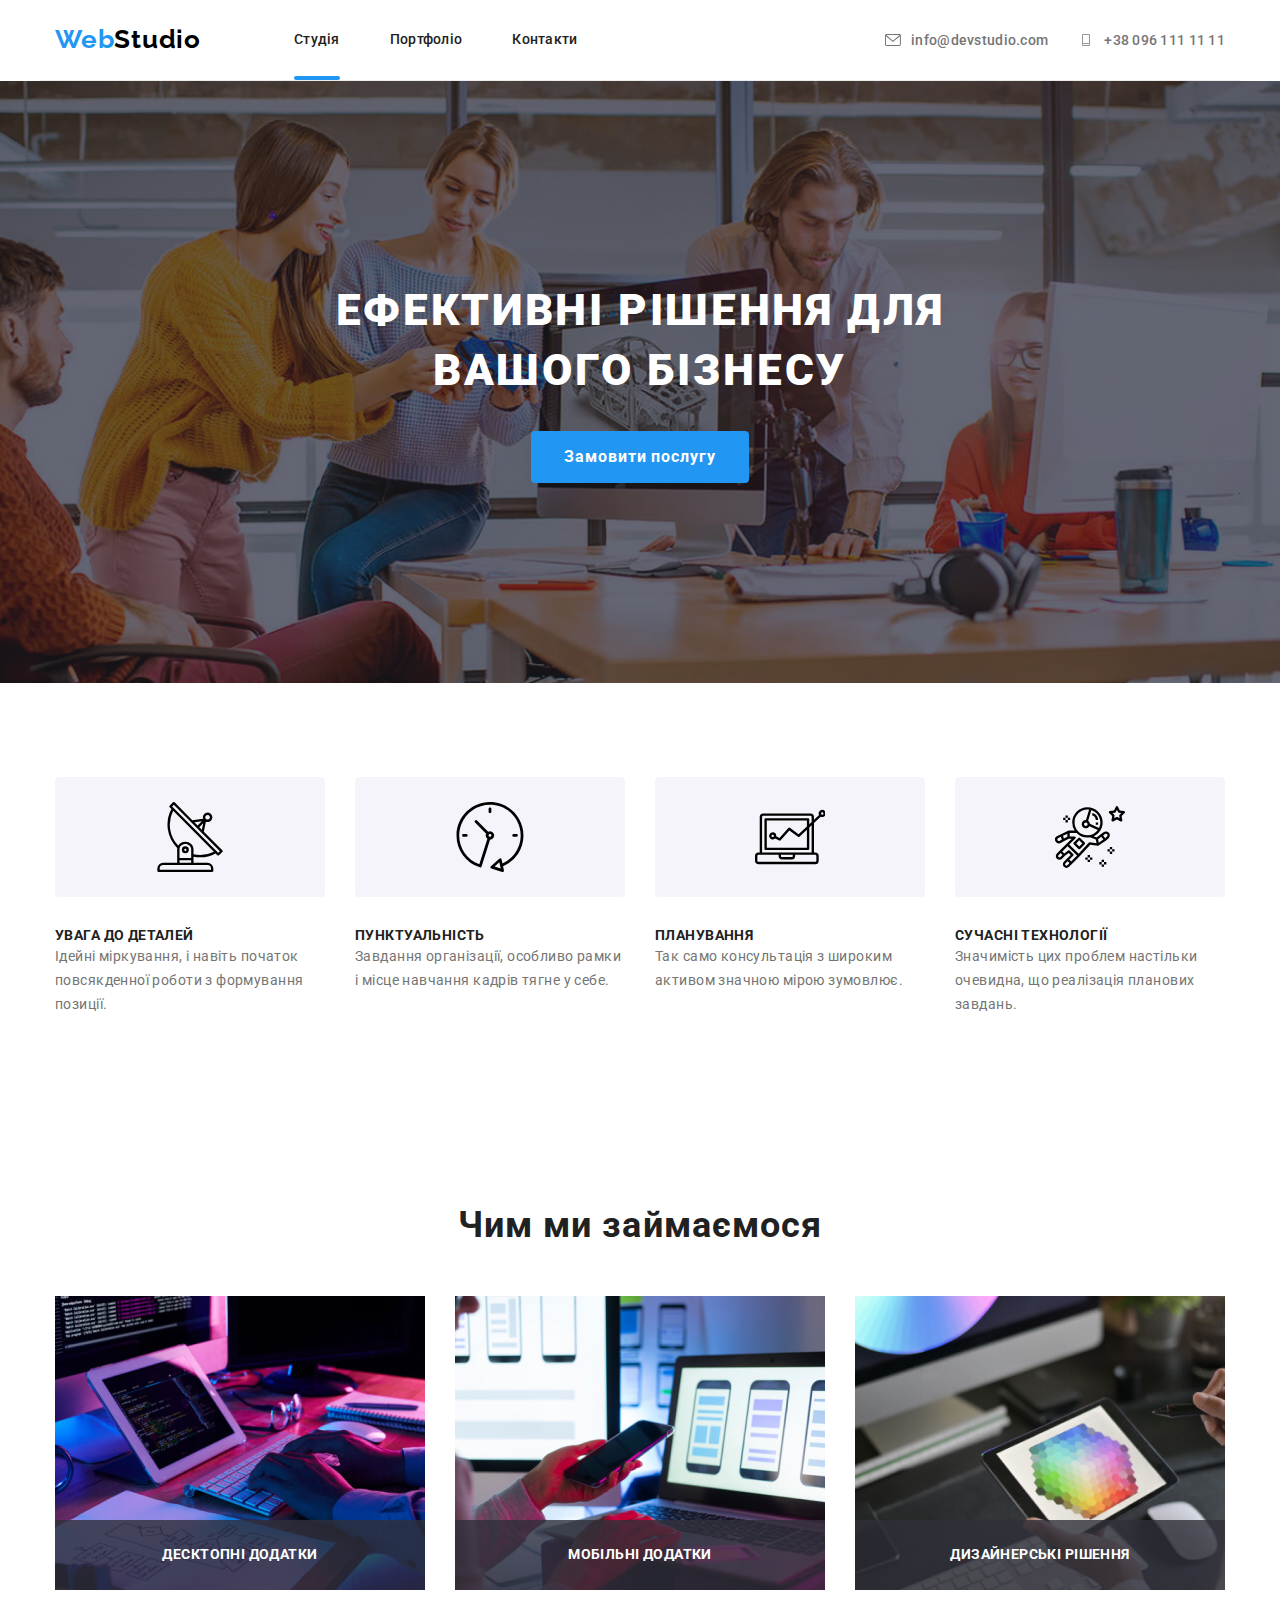
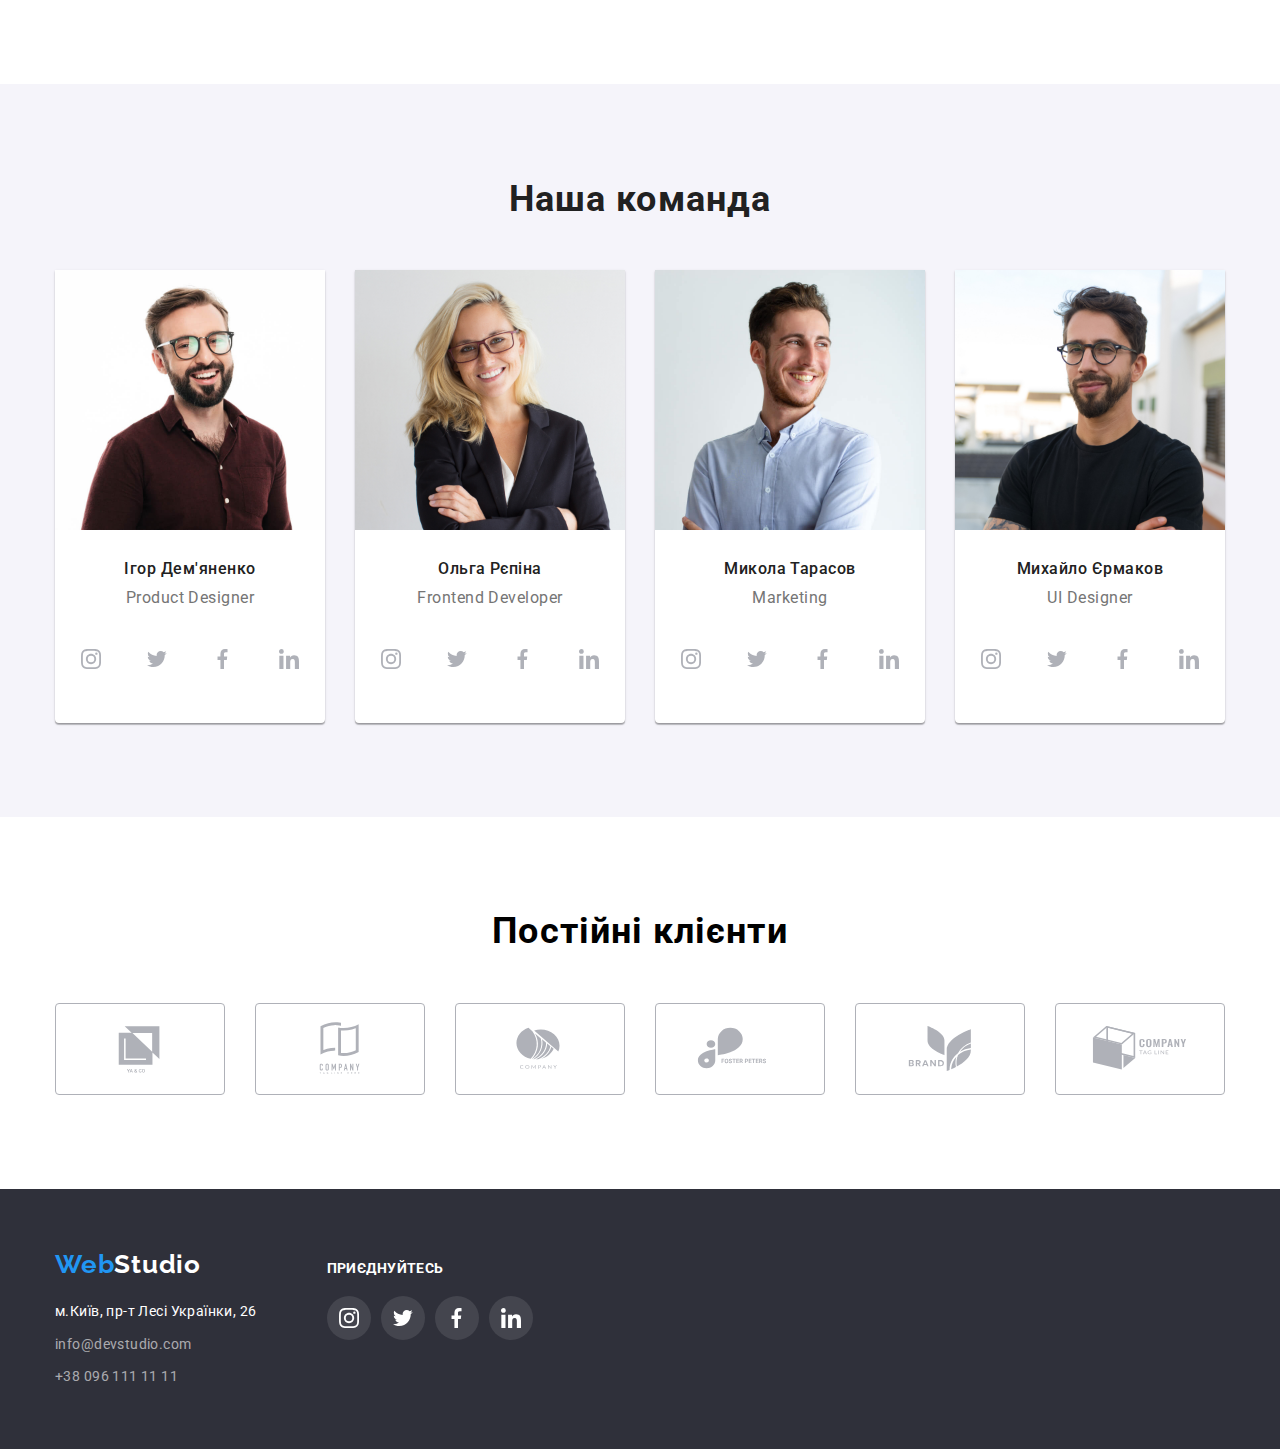
<file: index.html>
<!DOCTYPE html>
<html lang="en">
  <head>
    <meta charset="UTF-8" />
    <meta name="viewport" content="width=device-width, initial-scale=1.0" />
    <title>Webstudio</title>
    <link rel="preconnect" href="https://fonts.googleapis.com" />
    <link rel="preconnect" href="https://fonts.gstatic.com" crossorigin />
    <link
      href="https://fonts.googleapis.com/css2?family=Raleway:wght@700&family=Roboto:wght@400;500;700;900&display=swap"
      rel="stylesheet"
    />
    <link
      rel="stylesheet"
      href="https://cdnjs.cloudflare.com/ajax/libs/modern-normalize/2.0.0/modern-normalize.min.css"
    />
    <link rel="stylesheet" href="./css/styles.css" />
  </head>
  <body>
    <header class="header">
      <div class="container header-wrap">
        <a class="header-logo">Web<span>Studio</span></a>
        <nav class="nav">
          <ul class="nav-item">
            <li class="nav-link">
              <a class="accent-site" href="./index.html" target="_blank">Студія</a>
              </li>
            <li class="nav-link">
              <a href="./portfolio.html" target="_blank">Портфоліо</a>
            </li>
            <li class="nav-link">
              <a href="" target="_blank">Контакти</a>
            </li>
          </ul>
        </nav>
        <ul class="contact-list">
          <li class="contacts-item">
            <a href="" class="contacts-link">
              <svg class="contacts-icon" width="16" height="12">
                <use href="./icons/icons.svg#icon-envelope"></use></svg
              >info@devstudio.com
            </a>
          </li>
          <li class="contacts-item">
            <a href="" class="contacts-link">
              <svg class="contacts-icon" width="16" height="12">
                <use href="./icons/icons.svg#icon-tel"></use></svg
              >+38 096 111 11 11
            </a>
          </li>
        </ul>
      </div>
    </header>
    <main>
      <!-- Секция 1  -->
      <section class="hero">
        <div class="container">
          <h1 class="hero-title">Ефективні рішення для вашого бізнесу</h1>
          <button class="hero-button" data-modal-open type="button">Замовити послугу</button>
        </div>
      </section>
      <!-- Секция 2 -->
      <section class="features">
        <div class="container features-wrap">
          <h2 class="features-title visually-hidden">Наші особливості</h2>
          <ul class="features-list">
            <li class="features-item">
              <div class="features-iconList">
                <svg class="features-iconSvg" width="70" height="70">
                  <use href="./icons/icons.svg#icon-vector1"></use>
                </svg>
              </div>
              <h3 class="features-item-title">УВАГА ДО ДЕТАЛЕЙ</h3>
              <p class="features-item-text">
                Ідейні міркування, і навіть початок повсякденної роботи з
                формування позиції.
              </p>
            </li>

            <li class="features-item">
              <div class="features-iconList">
                <svg class="features-iconSvg" width="70" height="70">
                  <use href="./icons/icons.svg#icon-vector2"></use>
                </svg>
              </div>
              <h3 class="features-item-title">ПУНКТУАЛЬНІСТЬ</h3>
              <p class="features-item-text">
                Завдання організації, особливо рамки і місце навчання кадрів
                тягне у себе.
              </p>
            </li>
            <li class="features-item">
              <div class="features-iconList">
                <svg class="features-iconSvg" width="70" height="70">
                  <use href="./icons/icons.svg#icon-vector3"></use>
                </svg>
              </div>
              <h3 class="features-item-title">ПЛАНУВАННЯ</h3>
              <p class="features-item-text">
                Так само консультація з широким активом значною мірою зумовлює.
              </p>
            </li>
            <li class="features-item">
              <div class="features-iconList">
                <svg class="features-iconSvg" width="70" height="70">
                  <use href="./icons/icons.svg#icon-vector4"></use>
                </svg>
              </div>
              <h3 class="features-item-title">СУЧАСНІ ТЕХНОЛОГІЇ</h3>
              <p class="features-item-text">
                Значимість цих проблем настільки очевидна, що реалізація
                планових завдань.
              </p>
            </li>
          </ul>
        </div>
      </section>
      <!-- Секция 3 -->
      <section class="work">
        <div class="container">
          <h4 class="work-title">Чим ми займаємося</h4>
          <ul class="work-list">
            <li class="work-item">
              <div class="work-wrap">
                  <img src="./image/avd1.jpg" alt="note" width="370" />
                  <p class="work-photo-text">Десктопні додатки</p>
              </div>
            </li>
            <li class="work-item">
            <div class="work-wrap">
                <img src="./image/img.jpg" alt="phone" width="370" />
                <p class="work-photo-text">Мобільні додатки</p>
            </div>
            </li>
            <li class="work-item">
         <div class="work-wrap">
                <img src="./image/avd3.jpg" alt="tablet" width="370" />
                <p class="work-photo-text">ДИЗАЙНЕРСЬКІ РІШЕННЯ</p>
         </div>
            </li>
          </ul>
        </div>
      </section>
      <!-- Секция 4 -->
      <section class="team">
        <div class="container team-wrap">
          <h5 class="team-title">Наша команда</h5>
          <ul class="team-list">
            <li class="team-item">
              <img src="./image/team1.jpg" alt="Igor" width="270" />
              <div class="team-item-info">
                <h5 class="team-item-title">Ігор Дем'яненко</h5>
                <p class="team-item-text">Product Designer</p>
              </div>
              <div class="cardIcons">
                <ul class="socials">
                  <li class="socials-item">
                    <a href="" class="socials-link">
                      <svg class="socials-icon" width="20" height="20">
                        <use href="./icons/icons.svg#icon-instagram"></use>
                      </svg>
                    </a>
                  </li>
                  <li class="socials-item">
                    <a href="" class="socials-link">
                      <svg class="socials-icon" width="20" height="20">
                        <use href="./icons/icons.svg#icon-twitter"></use>
                      </svg>
                    </a>
                  </li>
                  <li class="socials-item">
                    <a href="" class="socials-link">
                      <svg class="socials-icon" width="20" height="20">
                        <use href="./icons/icons.svg#icon-facebook"></use>
                      </svg>
                    </a>
                  </li>
                  <li class="socials-item">
                    <a href="" class="socials-link">
                      <svg class="socials-icon" width="20" height="20">
                        <use href="./icons/icons.svg#icon-linkedin"></use>
                      </svg>
                    </a>
                  </li>
                </ul>
              </div>
            </li>
            <li class="team-item">
              <img src="./image/team2.jpg" alt="Olga" width="270" />
              <div class="team-item-info">
                <h5 class="team-item-title">Ольга Рєпіна</h5>
                <p class="team-item-text">Frontend Developer</p>
              </div>
              <div class="cardIcons">
                <ul class="socials">
                  <li class="socials-item">
                    <a href="" class="socials-link">
                      <svg class="socials-icon" width="20" height="20">
                        <use href="./icons/icons.svg#icon-instagram"></use>
                      </svg>
                    </a>
                  </li>
                  <li class="socials-item">
                    <a href="" class="socials-link">
                      <svg class="socials-icon" width="20" height="20">
                        <use href="./icons/icons.svg#icon-twitter"></use>
                      </svg>
                    </a>
                  </li>
                  <li class="socials-item">
                    <a href="" class="socials-link">
                      <svg class="socials-icon" width="20" height="20">
                        <use href="./icons/icons.svg#icon-facebook"></use>
                      </svg>
                    </a>
                  </li>
                  <li class="socials-item">
                    <a href="" class="socials-link">
                      <svg class="socials-icon" width="20" height="20">
                        <use href="./icons/icons.svg#icon-linkedin"></use>
                      </svg>
                    </a>
                  </li>
                </ul>
              </div>
            </li>
            <li class="team-item">
              <img src="./image/team3.jpg" alt="Mykola" width="270" />
              <div class="team-item-info">
                <h5 class="team-item-title">Микола Тарасов</h5>
                <p class="team-item-text">Marketing</p>
              </div>
              <div class="cardIcons">
                <ul class="socials">
                  <li class="socials-item">
                    <a href="" class="socials-link">
                      <svg class="socials-icon" width="20" height="20">
                        <use href="./icons/icons.svg#icon-instagram"></use>
                      </svg>
                    </a>
                  </li>
                  <li class="socials-item">
                    <a href="" class="socials-link">
                      <svg class="socials-icon" width="20" height="20">
                        <use href="./icons/icons.svg#icon-twitter"></use>
                      </svg>
                    </a>
                  </li>
                  <li class="socials-item">
                    <a href="" class="socials-link">
                      <svg class="socials-icon" width="20" height="20">
                        <use href="./icons/icons.svg#icon-facebook"></use>
                      </svg>
                    </a>
                  </li>
                  <li class="socials-item">
                    <a href="" class="socials-link">
                      <svg class="socials-icon" width="20" height="20">
                        <use href="./icons/icons.svg#icon-linkedin"></use>
                      </svg>
                    </a>
                  </li>
                </ul>
              </div>
            </li>
            <li class="team-item">
              <img src="./image/team4.jpg" alt="Misha" width="270" />
              <div class="team-item-info">
                <h5 class="team-item-title">Михайло Єрмаков</h5>
                <p class="team-item-text">UI Designer</p>
              </div>
              <div class="cardIcons">
                <ul class="socials">
                  <li class="socials-item">
                    <a href="" class="socials-link">
                      <svg class="socials-icon" width="20" height="20">
                        <use href="./icons/icons.svg#icon-instagram"></use>
                      </svg>
                    </a>
                  </li>
                  <li class="socials-item">
                    <a href="" class="socials-link">
                      <svg class="socials-icon" width="20" height="20">
                        <use href="./icons/icons.svg#icon-twitter"></use>
                      </svg>
                    </a>
                  </li>
                  <li class="socials-item">
                    <a href="" class="socials-link">
                      <svg class="socials-icon" width="20" height="20">
                        <use href="./icons/icons.svg#icon-facebook"></use>
                      </svg>
                    </a>
                  </li>
                  <li class="socials-item">
                    <a href="" class="socials-link">
                      <svg class="socials-icon" width="20" height="20">
                        <use href="./icons/icons.svg#icon-linkedin"></use>
                      </svg>
                    </a>
                  </li>
                </ul>
              </div>
            </li>
          </ul>
        </div>
      </section>
      <section class="clients">
        <div class="container">
          <h6 class="clients-title">Постійні клієнти</h6>
          <ul class="clients-list">
            <li class="clients-item">
              <a href="" class="clients-link">
                <svg class="clients-icons" width="106" height="60">
                  <use href="./icons/icons.svg#icon-logo1"></use>
                </svg>
              </a>
            </li>
            <li class="clients-item">
              <a href="" class="clients-link">
                <svg class="clients-icons" width="106" height="60">
                  <use href="./icons/icons.svg#icon-logo2"></use>
                </svg>
              </a>
            </li>
            <li class="clients-item">
              <a href="" class="clients-link">
                <svg class="clients-icons" width="106" height="60">
                  <use href="./icons/icons.svg#icon-logo3"></use>
                </svg>
              </a>
            </li>
            <li class="clients-item">
              <a href="" class="clients-link">
                <svg class="clients-icons" width="106" height="60">
                  <use href="./icons/icons.svg#icon-logo4"></use>
                </svg>
              </a>
            </li>
            <li class="clients-item">
              <a href="" class="clients-link">
                <svg class="clients-icons" width="106" height="60">
                  <use href="./icons/icons.svg#icon-logo5"></use>
                </svg>
              </a>
            </li>
            <li class="clients-item">
              <a href="" class="clients-link">
                <svg class="clients-icons" width="106" height="60">
                  <use href="./icons/icons.svg#icon-logo6"></use>
                </svg>
              </a>
            </li>
          </ul>
        </div>
      </section>
    </main>
    <!-- Футер -->
    <footer class="footer">
      <div class="container">
        <div class="footer-content">
          <div class="fotterInfo">
            <a class="footer-logo">Web<span>Studio</span></a>
            <address class="adress">
              <ul>
                <li class="footer-adress">
                  <a
                    href="https://www.google.com/maps/place/%D0%B1%D1%83%D0%BB%D1%8C%D0%B2%D0%B0%D1%80+%D0%9B%D0%B5%D1%81%D1%96+%D0%A3%D0%BA%D1%80%D0%B0%D1%97%D0%BD%D0%BA%D0%B8,+26,+%D0%9A%D0%B8%D1%97%D0%B2,+02000/@50.4265807,30.5383858,17z/data=!3m1!4b1!4m6!3m5!1s0x40d4cf0e033ecbe9:0x57a4dffefec77da0!8m2!3d50.4265807!4d30.5383858!16s%2Fg%2F1tctq5jv"
                    target="_blank"
                    rel="noopener
                  noreferrer"
                    >м.Київ, пр-т Лесі Українки, 26</a
                  >
                </li>
                <li class="footer-contact">
                  <a href="mailto:info@devstudio.com">info@devstudio.com</a>
                </li>
                <li class="footer-contact">
                  <a href="callto:+380961111111">+38 096 111 11 11</a>
                </li>
              </ul>
            </address>
          </div>
          <div class="footerIcon">
            <h2 class="footer-tittle">приєднуйтесь</h2>
            <ul class="footer-list">
              <li class="footer-item">
                <a href="" class="footer-link">
                  <svg class="footer-icon" width="20" height="20">
                    <use href="./icons/icons.svg#icon-instagram"></use>
                  </svg>
                </a>
              </li>
              <li class="footer-item">
                <a href="" class="footer-link">
                  <svg class="footer-icon" width="20" height="20">
                    <use href="./icons/icons.svg#icon-twitter"></use>
                  </svg>
                </a>
              </li>
              <li class="footer-item">
                <a href="" class="footer-link">
                  <svg class="footer-icon" width="20" height="20">
                    <use href="./icons/icons.svg#icon-facebook"></use>
                  </svg>
                </a>
              </li>
              <li class="footer-item">
                <a href="" class="footer-link">
                  <svg class="footer-icon" width="20" height="20">
                    <use href="./icons/icons.svg#icon-linkedin"></use>
                  </svg>
                </a>
              </li>
            </ul>
          </div>
        </div>
      </div>
    </footer>
    <div class="backdrop>">
      <div class="modal is-hidden" data-modal>
        <button class="close-btn" data-modal-close>
          <svg class="modal-icon " width="11" height="11px">
            <use href="./icons/icons.svg#icon-Vector"></use>
          </svg>
        </button>
      </div>
    </div>
    <script src="./js/js.js"></script>
  </body>
</html>
</file>
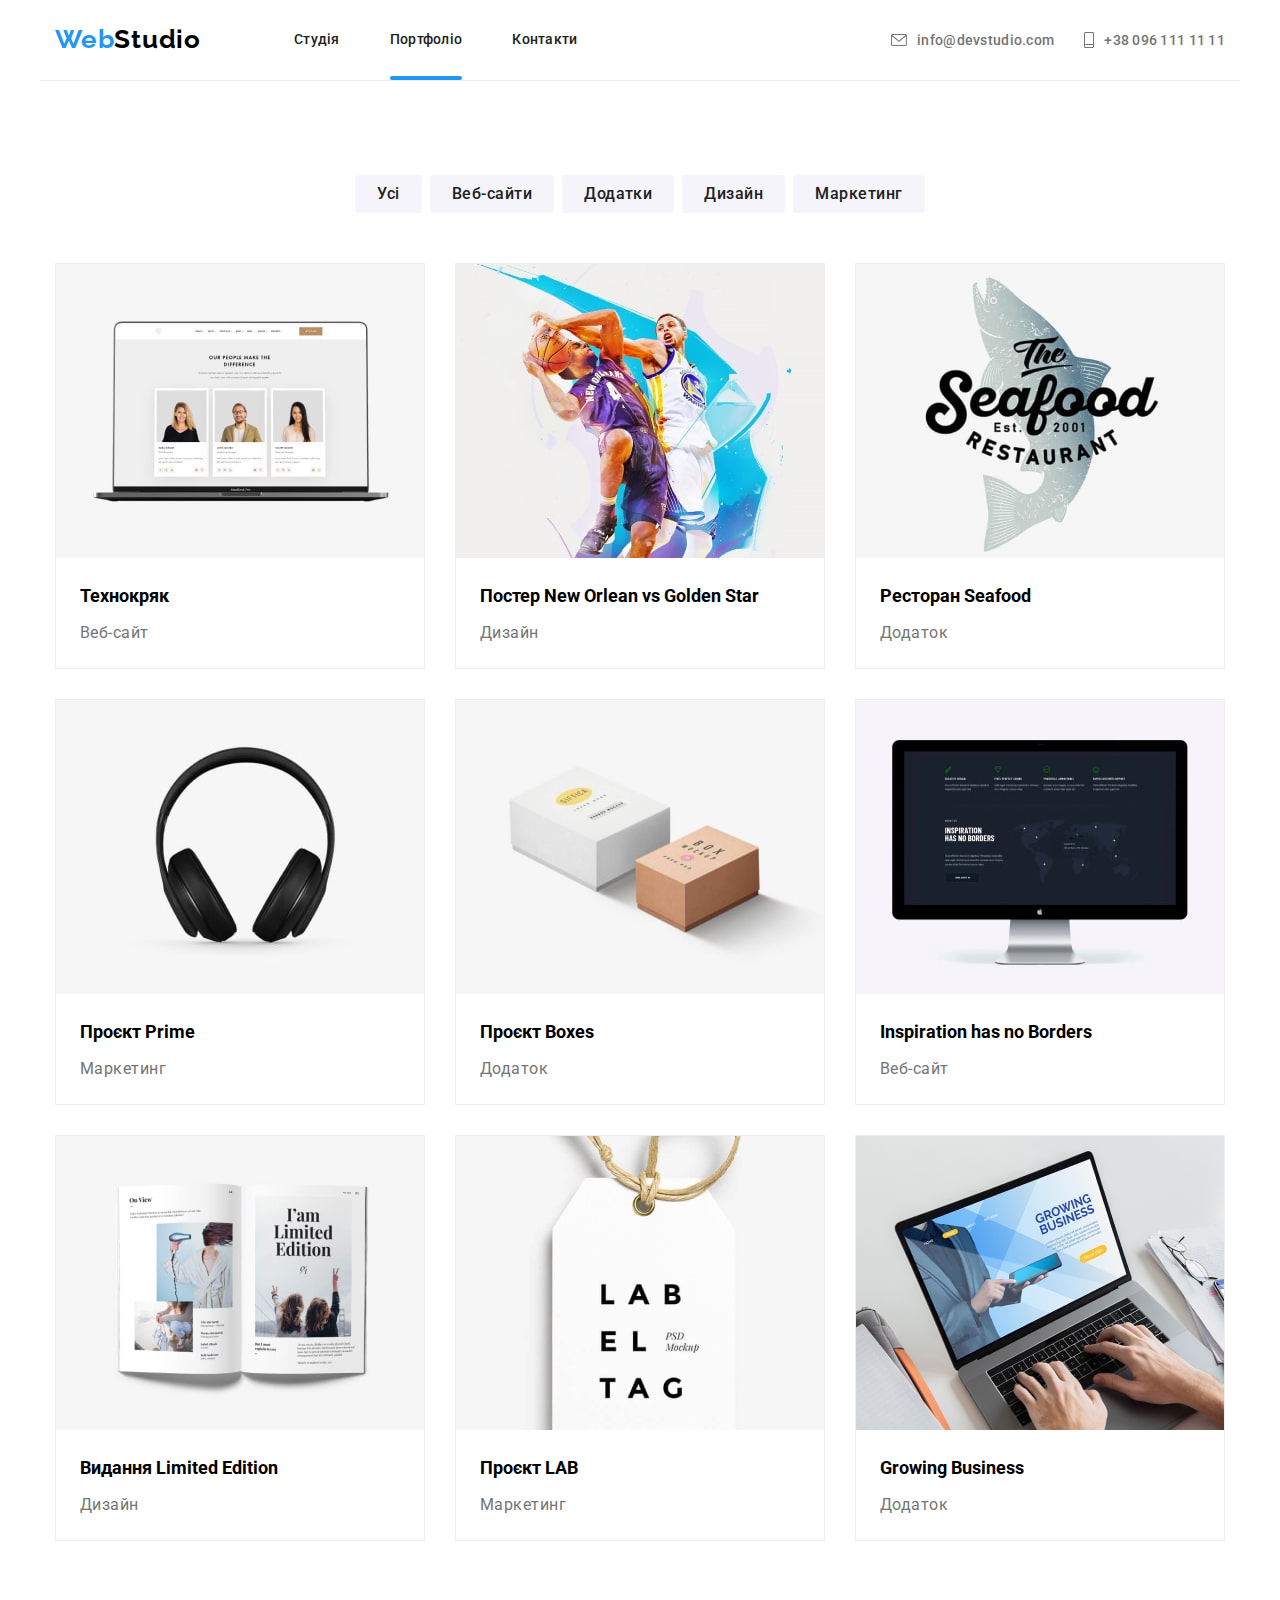
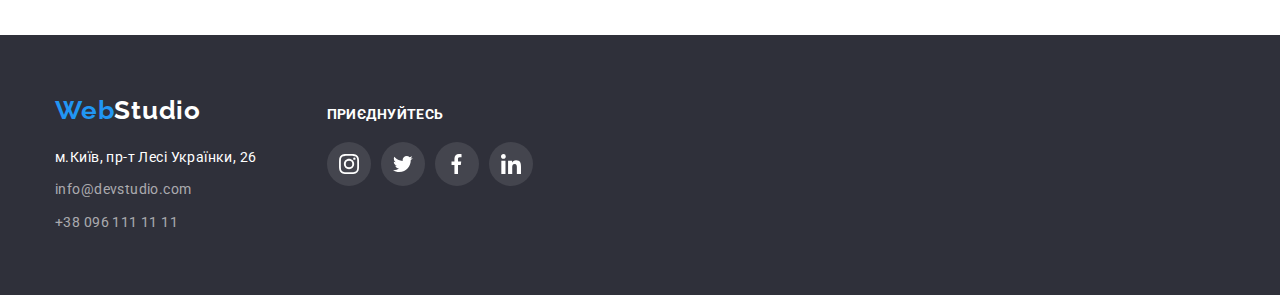
<file: portfolio.html>
<!DOCTYPE html>
<html lang="en">
  <head>
    <meta charset="UTF-8" />
    <meta name="viewport" content="width=device-width, initial-scale=1.0" />
    <title>Portfolio</title>
    <link rel="preconnect" href="https://fonts.googleapis.com" />
    <link rel="preconnect" href="https://fonts.gstatic.com" crossorigin />
    <link
      href="https://fonts.googleapis.com/css2?family=Raleway:wght@700&family=Roboto:wght@400;500;700;900&display=swap"
      rel="stylesheet"
    />
    <link
      rel="stylesheet"
      href="https://cdnjs.cloudflare.com/ajax/libs/modern-normalize/2.0.0/modern-normalize.min.css"
    />
    <link rel="stylesheet" href="./css/styles.css" />
  </head>
  <body>
    <header class="header">
      <div class="container header-wrap">
        <a class="header-logo">Web<span>Studio</span></a>
        <nav class="nav">
          <ul class="nav-item">
            <li class="nav-link">
              <a href="./index.html" target="_blank">Студія</a>
            </li>
            <li class="nav-link">
              <a class="accent-site" href="./portfolio.html" target="_blank"
                >Портфоліо</a
              >
            </li>
            <li class="nav-link"><a  href="" target="_blank"
              >Контакти</a</li>
          </ul>
        </nav>
        <ul class="contact-list">
          <li class="contacts-item">
            <a href="" class="contacts-link"> 
            <svg class="contacts-icon" width="16" height="12">
              <use href="./icons/icons.svg#icon-envelope"></use>
            </svg>info@devstudio.com
          </a>
          </li>
          <li class="contacts-item">
            <a href="" class="contacts-link"> 
            <svg class="contacts-icon" width="10" height="16">
              <use href="./icons/icons.svg#icon-tel"></use>
            </svg>+38 096 111 11 11
          </a>
          </li>
        </ul>
      </div>
    </header>
    <main>
      <section class="content">
        <div class="container">
            <h1 class="visually-hidden">Наші роботи</h1>
            <ul class="content-filter-btn-list">
                <li class="content-filter-btn"><button>Усі</button></li>
                <li class="content-filter-btn"><button>Веб-сайти</button></li>
                <li class="content-filter-btn"><button>Додатки</button></li>
                <li class="content-filter-btn"><button>Дизайн</button></li>
                <li class="content-filter-btn"><button>Маркетинг</button></li>
            </ul> 
        <ul class="content-list">
         <li class="content-item">
            <div class="content-wrap">
              <img class="content-item-img" src="./image/img-min.jpg" width="370px" alt="">
              <p class="content-item-img-text">Ресурс пропонує комплексні пропозиції з різним рівнем функціоналу та сервісів. Все це дозволить відвідувачу отримати вичерпні відомості про компанію чи приватну особу.</p>
            </div>
            <div class="content-item-info">
                <h2 class="content-item-title">Технокряк</h2>
                <p class="content-item-text">Веб-сайт</p>
            </div>
         </li>
         <li class="content-item">
          <div class="content-wrap"> 
            <img class="content-item-img"  src="./image/img2-min.jpg" width="370px" alt="">
            <p class="content-item-img-text"></p>
          </div>
            <div class="content-item-info">
            <h2 class="content-item-title">Постер New Orlean vs Golden Star</h2>
            <p class="content-item-text">Дизайн</p>
            </div>
         </li>
         <li class="content-item">
            <div class="content-wrap">
              <img class="content-item-img" src="./image/img3-min.jpg"  width="370px" alt="note">
              <p class="content-item-img-text"></p>
            </div>
            <div class="content-item-info"> 
            <h2 class="content-item-title">Ресторан Seafood</h2>
            <p class="content-item-text">Додаток</p>
        </div>
         </li>
         <li class="content-item">
          <div class="content-wrap">
              <img class="content-item-img" src="./image/img4-min.jpg" width="370px" alt="poster">
              <p class="content-item-img-text"></p>
          </div>
            <div class="content-item-info">
            <h2 class="content-item-title">Проєкт Prime</h2>
            <p class="content-item-text">Маркетинг</p>
        </div>
         </li>
         <li class="content-item">
           <div class="content-wrap">
              <img class="content-item-img" src="./image/img5-min.jpg" width="370px"  alt="Restaurant Seafood">
              <p class="content-item-img-text"></p>
           </div>
            <div class="content-item-info"> 
            <h2 class="content-item-title">Проєкт Boxes</h2>
            <p class="content-item-text">Додаток</p>
         </li>
         <li class="content-item">
<div class="content-wrap">
              <img class="content-item-img" src="./image/img6-min.jpg" width="370px" alt="Inspiration has no Borders">
              <p class="content-item-img-text"></p>
</div>
            <div class="content-item-info"> 
            <h2 class="content-item-title">Inspiration has no Borders</h2>
            <p class="content-item-text">Веб-сайт</p>
        </div>
         </li>
         <li class="content-item">
      <div class="content-wrap">
              <img class="content-item-img" src="./image/img7-min.jpg" width="370px" alt="Edition Limited Edition">
              <p class="content-item-img-text"></p>
      </div>
            <div class="content-item-info"> 
            <h2 class="content-item-title">Видання Limited Edition</h2>
            <p class="content-item-text">Дизайн</p>
        </div>
         </li>
         <li class="content-item">
           <div class="content-wrap">
              <img class="content-item-img" src="./image/img8-min.jpg" width="370px" alt="LAB">
              <p class="content-item-img-text"></p>
           </div>
            <div class="content-item-info"> 
            <h2 class="content-item-title">Проєкт LAB</h2>
            <p class="content-item-text">Маркетинг</p>
        </div>
         </li>
         <li class="content-item">
           <div class="content-wrap">
              <img class="content-item-img" src="./image/img9-min.jpg" width="370px" alt="Growing Business">
              <p class="content-item-img-text"></p>
           </div>
            <div class="content-item-info"> 
            <h2 class="content-item-title">Growing Business</h2>
            <p class="content-item-text">Додаток</p>
        </div> 
         </li>
        </ul>
        </div>
      </section>
    </main>
    <footer class="footer">
      <div class="container">
       <div class="footer-content">
         <div class="fotterInfo">
           <a class="footer-logo">Web<span>Studio</span></a> 
           <address class="adress">
                <ul>
                 <li class="footer-adress">
                   <a
                     href="https://www.google.com/maps/place/%D0%B1%D1%83%D0%BB%D1%8C%D0%B2%D0%B0%D1%80+%D0%9B%D0%B5%D1%81%D1%96+%D0%A3%D0%BA%D1%80%D0%B0%D1%97%D0%BD%D0%BA%D0%B8,+26,+%D0%9A%D0%B8%D1%97%D0%B2,+02000/@50.4265807,30.5383858,17z/data=!3m1!4b1!4m6!3m5!1s0x40d4cf0e033ecbe9:0x57a4dffefec77da0!8m2!3d50.4265807!4d30.5383858!16s%2Fg%2F1tctq5jv"
                     target="_blank"
                     rel="noopener
                   noreferrer"
                     >м.Київ, пр-т Лесі Українки, 26</a
                   >
                 </li>
                 <li class="footer-contact">
                   <a href="mailto:info@devstudio.com">info@devstudio.com</a>
                 </li>
                 <li class="footer-contact"><a href="callto:+380961111111">+38 096 111 11 11</a></li>
               </ul>
             </address>
         </div>
             <div class="footerIcon">
                 <h2 class="footer-tittle">приєднуйтесь</h2>
                 <ul class="footer-list">
                 <li class="footer-item">
                   <a href="" class="footer-link">
                   <svg class="footer-icon" width="20" height="20">
                     <use href="./icons/icons.svg#icon-instagram"></use>
                   </svg>
                   </a>
                 </li>
                 <li class="footer-item">
                   <a href="" class="footer-link">
                   <svg class="footer-icon" width="20" height="20">
                     <use href="./icons/icons.svg#icon-twitter"></use>
                   </svg>
                   </a>
                 </li>
                 <li class="footer-item">
                   <a href="" class="footer-link">
                   <svg class="footer-icon" width="20" height="20">
                     <use href="./icons/icons.svg#icon-facebook"></use>
                   </svg>
                   </a>
                 </li>
                 <li class="footer-item">
                   <a href="" class="footer-link">
                   <svg class="footer-icon" width="20" height="20">
                     <use href="./icons/icons.svg#icon-linkedin"></use>
                   </svg>
                   </a>
                 </li>
                 </ul>
             </div>
       </div>
         </div>
       </footer>
  </body>
</html>
</file>
<file: css/styles.css>
:root {
    --second-color: #757575;
    --accent-color: #2196F3;
    --white-color: #FFFFFF;
    --main-color:#212121;

}


/* Базові стилі  */

h1,
h2,
h3,
h4,
h5,
h6,
p {
    margin:0px
}


ul {
    margin: 0;
    padding-left: 0;
    list-style: none;
}

button {
    cursor: pointer;
    font-family: inherit;
}

address{
    font-style: normal;
}


a {
    text-decoration: none;
}
img {
    display: block;
  }

body {
    font-family: Roboto, sans-serif;
    background-color: var(--white-color);
}

.visually-hidden {
    position: absolute;
    width: 1px;
    height: 1px;
    margin: -1px;
    border: 0;
    padding: 0;
  
    white-space: nowrap;
    clip-path: inset(100%);
    clip: rect(0 0 0 0);
    overflow: hidden;
  }

  section {
    padding-top: 94px;
    padding-bottom: 94px;
  }

/* Головний контейнер  */
.container {
    width: 100%;
    max-width: 1200px;
    padding-left: 15px;
    padding-right: 15px;
    margin: 0 auto;
}


/* HEADER */



.header {
}


.header-wrap {
    display: flex;
    align-items: center;
    border-bottom: 1px solid rgba(236, 236, 236, 1);
}

.header-logo {
   color: #2196F3;
   font-family: Raleway, sans-serif;
   font-weight: 700;
   font-size: 26px;
   line-height: calc(30.52/26);
   letter-spacing: 0.03em;
   margin-right: 93px;
   padding-top: 24px;
   padding-bottom: 25px;
}



.header-logo span {
    color:#000000;
}



 .nav {
    display: flex;
    align-items: center;
} 
 

.nav-item {
display: flex;
gap: 50px;
}


.nav-link {
font-weight: 500;
font-size: 14px;
line-height: 1.14;
color:#212121;
padding: 32px 0;
letter-spacing:  0.02em;
position: relative;

}





.nav-link  a {
    color: var(--main-color);


}



.nav-link:hover a {
    color: var(--accent-color);
}






.accent-site::after {
  content: '';
  position: absolute;
  bottom: 0;
  left: 0;
  width: 100%;
  height: 4px;
  border-radius: 2px;
  background-color: rgba(33, 150, 243, 1);
}




/* ------------------Contacts-------------------- */

.contact-list {
    display: flex;
    gap: 30px;
    align-items: center;
    margin-left: auto;
}


.contacts-link {
   display: flex;
   align-items: center;
   gap: 10px;
   color: rgba(117, 117, 117, 1);
   font-family: Roboto;
   font-weight: 500;
   font-size: 14px;
   line-height: 1.1729;
   letter-spacing: 0.02em;
   padding: 32px 0;

}

.contacts-link:hover,
.contact-list:focus {
     color: var(--accent-color)
}

.contacts-icon {
    fill:currentColor;
}

/* ------------------HERO-------------------- */


.hero {
    padding: 200px 0;
    background-color: #2F303A;
    text-align: center;
    background-image: linear-gradient(rgba(47, 48, 58, 0.4), rgba(47, 48, 58, 0.4)), url(../image/overlay.jpg);
    margin: 0 auto;
    max-width: 1600px;
    background-repeat: no-repeat;
    background-position: center;
    background-size: cover;
}



.hero-title {
    width: 696px;
    margin: 0 auto 30px;
    font-weight: 900;
    font-size: 44px;
    line-height: 1.36;
    letter-spacing: 0.06em;
    text-transform: uppercase;
    color: #ffffff;
}
.hero-button {
    padding: 10px 32px;
    display: block;
    margin: 0 auto;
    font-size: 16px;
    font-weight: 700;
    line-height: 1.88;
    letter-spacing: 0.06em;
    background-color: var(--accent-color);
    color: var(--white-color);
    border: 1px solid transparent;
    border-radius: 4px;
}


/* FEATURES */

.features {

}


.features-wrap {

}

.features-list {
    display: flex;
    gap: 30px;
}

.features-iconList {
    width:270px;
    height: 120px;
    display: flex;
    justify-content: center;
    align-items: center; 
    background-color: rgba(245, 244, 250, 1);
    margin-bottom: 30px;
    border-radius: 4px;
}

.features-iconSvg {
    display: block; /* Убирает пустое пространство вокруг SVG */
    margin: auto; /* Центрирует SVG по горизонтали и вертикали */
  }

.features-item-title {
    font-weight: 700;
    font-size: 14px;
    letter-spacing: 0.03em;
    line-height: calc(16.41/14);
    color:var(--main-color)
}
.features-item-text {
    font-weight: 400;
    font-size: 14px;
    letter-spacing: 0.03em;
    line-height: calc(24/14);
    color: var(--second-color);
}



/* WORK */

.work {
    text-align: center;
}
.work-title {
    font-weight: 700;
    font-size: 36px;
    color: var(--main-color);
    font-size: 36px;
    line-height: calc(42/36);
    letter-spacing: 0.03em;
    margin-bottom: 50px;
}

.work-list {
    display: flex;
    
    gap: 30px;
}
 
.work-wrap {
    position: relative;
}

.work-photo-text {
    position: absolute;
    bottom: 0;
    padding-top: 27px;
    padding-bottom: 27px;
    width: 100%;
  
    font-weight: 700;
    font-size: 14px;
    line-height: 1.14;
    text-align: center;
    letter-spacing: 0.03em;
    text-transform: uppercase;
  
    color: #ffffff;
    background-color: rgba(47, 48, 58, 0.8);
}



.team {
    background-color: #F5F4FA;
}

/* 
TEAM */

.team-wrap {
    text-align: center;
}

.team-title {
    font-weight: 700;
    font-size: 36px;
    line-height: calc(42/36);
    letter-spacing: 0.03em;
    color: var(--main-color);
    margin-bottom: 50px;
}

.team-list {
    display: flex;
    justify-content: center;
    gap: 30px;
}

.team-item  {
    background-color: #ffffff;
    border-radius: 0px 0px 4px 4px;
    box-shadow: 0px 1px 3px rgba(0, 0, 0, 0.12), 0px 1px 1px rgba(0, 0, 0, 0.14), 0px 2px 1px rgba(0, 0, 0, 0.2);
}


.team-item-title {
    font-weight: 500;
    font-size: 16px;
    line-height: calc(18.75/16);
    letter-spacing: 0.03em;
    color: var(--main-color);
    margin-bottom: 10px;

}


.team-item-text {
    font-size: 16px;
    letter-spacing: 0.03em;
    color: var(--second-color);
    line-height: calc(19/16);
}

.team-item-info {
    padding-top: 30px;
    padding-bottom: 30px;

}

/* socials */
.socials {
    display: flex;
    justify-content: center;
    text-align: center;
    gap: 22px;
}

.socials-item {
   margin-bottom: 42px;
}

.socials-link {
    display: flex;
    justify-content: center;
    align-items: center;
    width: 44px;
    height: 44px;
    color:rgba(175, 177, 184, 1);
    background-color: transparent;
    border-radius: 50%;
}

.socials-link:hover,
.socials-link:focus {
    color:white;
    background-color: var(--accent-color);
}


.socials-icon {
    fill: currentColor;
}
/* 
CLIENTS */

.clients-title {
    text-align: center;
    font-size: 36px;
    line-height: 1.16;
    font-weight: 700px;
    letter-spacing: 0.03em;
    margin-bottom: 50px;
}

.clients-list {
    display: flex;
    text-align: center;
    gap:30px;
}


.clients-link {
    display: flex;
    justify-content: center;
    align-items: center;
    width: 170px;
    height: 92px;
    color: rgba(175, 177, 184, 1);;
    border-radius: 4px;
    border: 1px solid rgba(175, 177, 184, 1);
}

.clients-icons {
    fill: currentColor;
}

.clients-link:hover,
.clients-link:focus {
   color: var(--accent-color)
}


/* FOOTER */


.footer {
    background-color: #2f303a;
    padding-top: 60px;
    padding-bottom: 60px;
  }

  .footer-content {
    display: flex;
    gap:70px;
    align-items: baseline;
}


  .footer-logo {
    color: #2196F3;
    font-family: Raleway, sans-serif;
    font-weight: 700;
    font-size: 26px;
    line-height: calc(30.52/26);
    letter-spacing: 0.03em;
 }
 
 
 
 .footer-logo span {
     color: white;
 }
 


  .adress {
    margin-top: 20px;
    font-style: normal;
  }
  .adress li:not(:last-child) {
    margin-bottom: 9px;
  }
 
  .footer-adress a,
  .footer-contact a {
    color: #ffffff;
  
    font-size: 14px;
    line-height: 1.71;
    letter-spacing: 0.03em;
  }
  .footer-contact a {
    color: rgba(255, 255, 255, 0.6);
  }




.footerIcon > .footer-tittle {
    color:#FFFFFF;
    font-size: 14px;
    font-weight: 700;
    line-height: calc(16.41/14);
    letter-spacing: 0.03em;
    text-transform: uppercase;
    margin-bottom: 20px;
}

.footer-list {
    display: flex;
    gap:10px;
}

.footer-link {
    display: flex;
    justify-content: center;
    align-items: center;
    width: 44px;
    height: 44px;
    border-radius: 50%;
    color:#FFFFFF;
    background-color: rgba(255, 255, 255, 0.1);
}

.footer-link:hover,
.footer-link:focus  {
  background-color: var(--accent-color);
}

.footer-icon {
    fill:currentColor;
}


  /* Portfolio */
.content-filter-btn-list {
    display: flex;
    justify-content: center;
    gap: 8px;
    margin-bottom: 50px;
}



  .content-filter-btn button {
    font-weight: 500;
    font-size: 16px;
    line-height: 1.6;
    letter-spacing: 0.03em;
    border-radius: 4px;
    background-color: rgba(245, 244, 250, 1);
    color:rgba(33, 33, 33, 1);
    padding: 6px 22px;
    border: none;
  }

  .content-filter-btn button:hover,
  .content-filter-btn button:focus {
    background-color:rgba(33, 150, 243, 1)
  }

  .content-list {
    display: flex;
    gap: 30px;
    flex-wrap: wrap;
  }

.content-item {
    background-color: rgba(255, 255, 255, 1);
    width: calc((100% - 60px) / 3);
    border: 1px solid rgba(238, 238, 238, 1);
}

.content-item-title {
    margin-left: auto;
}


.content-item-info {
    padding: 20px 24px;
}

.content-item-title {
    font-weight: 700px;
    font-size: 18px;
    line-height: calc(36/18);
    margin-bottom: 4px;
}

.content-item-text {
    font-size: 16px;
    line-height: calc(30/16);
    color: rgba(117, 117, 117, 1);
    letter-spacing: 0.03em;
}

.content-wrap {
    position: relative;
    overflow: hidden;
}

.content-item-img-text {
  position: absolute;
  top: 0;
  color: var(--white-color);
  font-size: 18px;
  line-height: calc(28/18);
  letter-spacing: 0.03em;
  background-color: #2196F3;
  padding: 63px 24px;
  height: 100%;
  transform: translateY(100%);
  transition: transform 300ms ease;
  overflow: auto;
  width: 100%;
  transition: transform 300ms ease;
}

.content-item:hover .content-item-img-text {
    transform: translateY(0%);
}

/* MODAL */

.backdrop {
    position: fixed;
    top: 0px;
    width:100%;
    height: 100px;
    background-color: rgba(47, 48, 58, 0.4);
    transition: opacity 300ms linear, visibility 300ms linear;
}


.modal {
    width:528px;
    min-height: 581px;
    border-radius: 4px;
    background-color:  rgba(255, 255, 255, 1);
    position: absolute;
    box-shadow: 0px 2px 1px 0px rgba(0, 0, 0, 0.2), 0px 1px 1px 0px rgba(0, 0, 0, 0.14), 0px 1px 3px 0px rgba(0, 0, 0, 0.12);
    top: 50%;
    left: 50%;
    transform: translate(-50%, -50%);
    transition: transform 300ms linear;
}

.close-btn {
    position: absolute;
    display: flex;
    justify-content: center;
     align-items: center;
    border-radius: 50%;
    border: 1px solid rgba(0, 0, 0, 0.1);
    width: 30px;
    height: 30px;
    top: 0;
    right: 0;
    margin: 8px;
    background-color: rgba(255, 255, 255, 1);
    cursor: pointer;
}

.is-hidden {
    visibility: hidden;
    opacity: 0;
    pointer-events: none;
}
</file>
